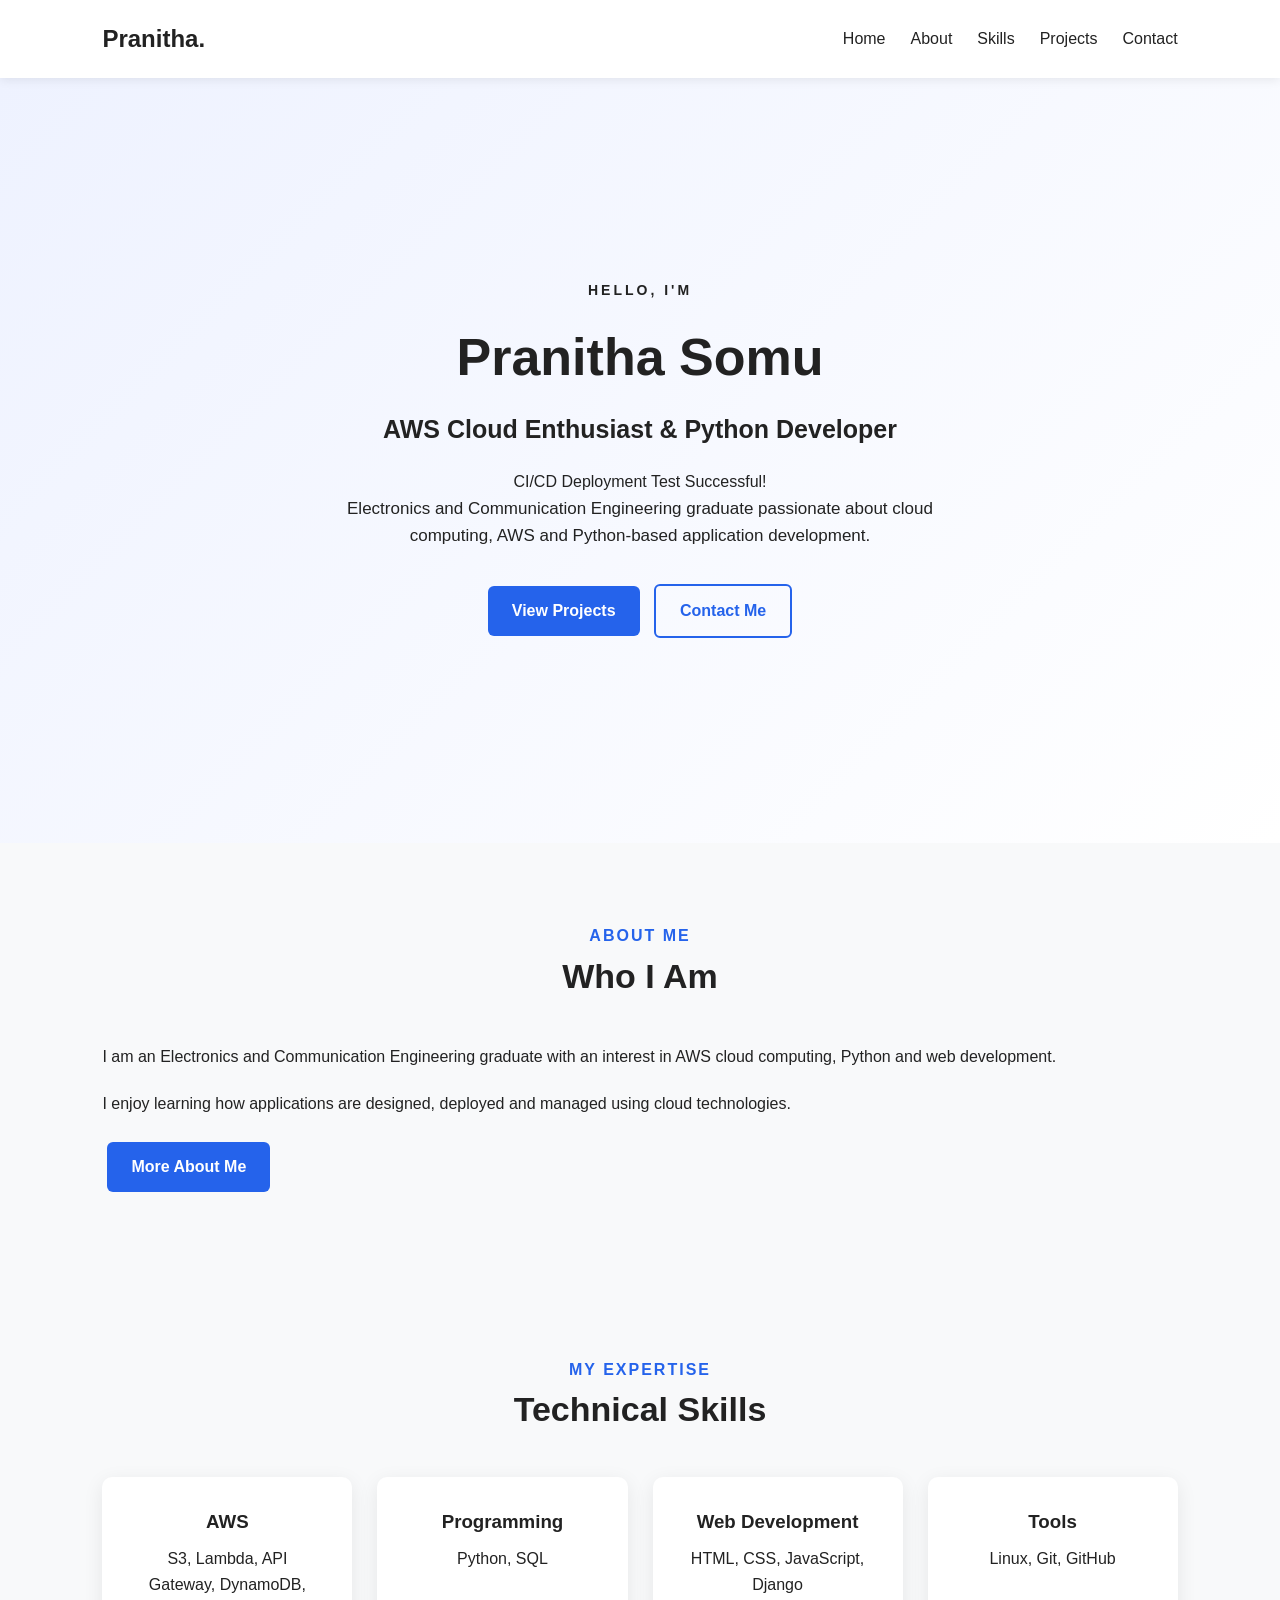
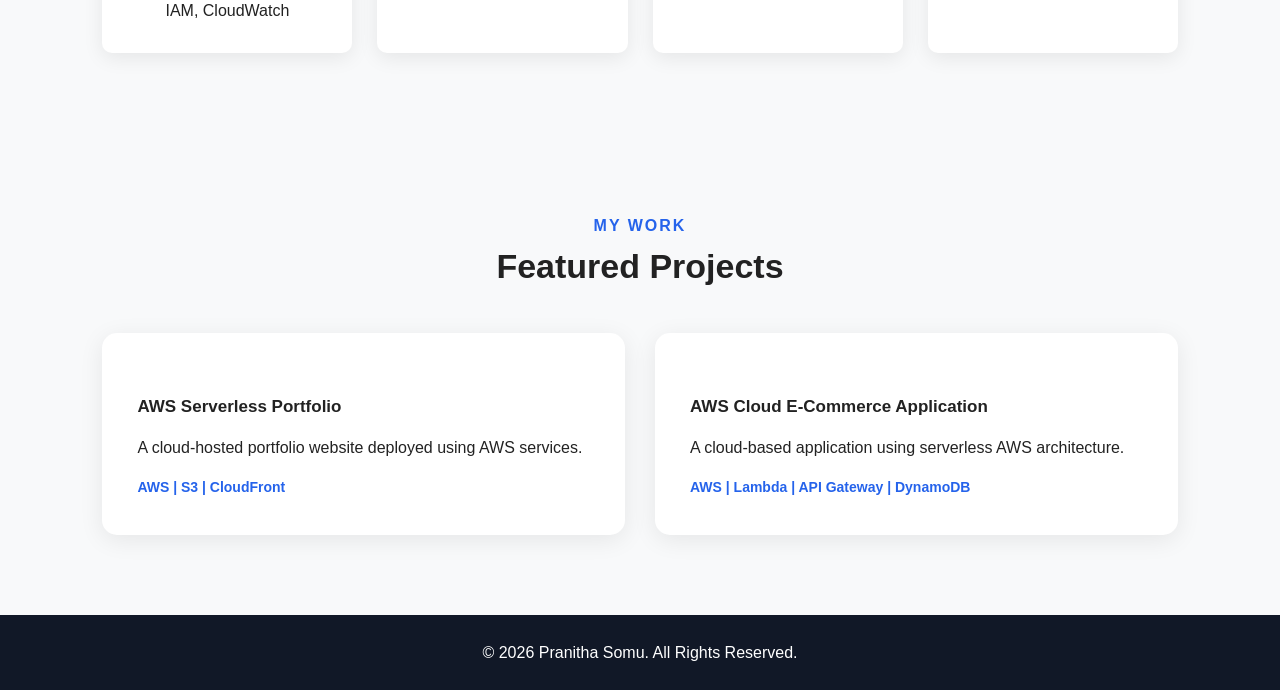
<file: index.html>
<!DOCTYPE html>
<html lang="en">

<head>
    <meta charset="UTF-8">

    <meta name="viewport"
          content="width=device-width, initial-scale=1.0">

    <title>Pranitha Somu | AWS Cloud Portfolio</title>

    <link rel="stylesheet" href="css/style.css">
</head>

<body>
<header>

    <nav class="navbar">

        <div class="logo">
            Pranitha.
        </div>

        <ul class="nav-links">

            <li>
                <a href="index.html">Home</a>
            </li>

            <li>
                <a href="about.html">About</a>
            </li>

            <li>
                <a href="skills.html">Skills</a>
            </li>

            <li>
                <a href="projects.html">Projects</a>
            </li>

            <li>
                <a href="contact.html">Contact</a>
            </li>

        </ul>

    </nav>

</header>
<section class="hero">

    <div class="hero-content">

        <p class="small-heading">
            HELLO, I'M
        </p>

        <h1>
            Pranitha Somu
        </h1>

        <h2>
            AWS Cloud Enthusiast & Python Developer
        </h2>
        <p id="deployment-status">
         CI/CD Deployment Test Successful!
        </p>
        <p class="hero-description">
            Electronics and Communication Engineering graduate
            passionate about cloud computing, AWS and Python-based
            application development.
        </p>

        <div class="hero-buttons">

            <a href="projects.html" class="btn primary-btn">
                View Projects
            </a>

            <a href="contact.html" class="btn secondary-btn">
                Contact Me
            </a>

        </div>

    </div>

</section>
<section class="about-preview">

    <div class="section-title">
        <p>ABOUT ME</p>
        <h2>Who I Am</h2>
    </div>

    <div class="about-content">

        <div class="about-text">

            <p>
                I am an Electronics and Communication Engineering
                graduate with an interest in AWS cloud computing,
                Python and web development.
            </p>

            <p>
                I enjoy learning how applications are designed,
                deployed and managed using cloud technologies.
            </p>

            <a href="about.html" class="btn primary-btn">
                More About Me
            </a>

        </div>

    </div>

</section>
<section class="skills-preview">

    <div class="section-title">

        <p>MY EXPERTISE</p>

        <h2>Technical Skills</h2>

    </div>

    <div class="skills-grid">

        <div class="skill-card">
            <h3>AWS</h3>
            <p>
                S3, Lambda, API Gateway, DynamoDB,
                IAM, CloudWatch
            </p>
        </div>

        <div class="skill-card">
            <h3>Programming</h3>
            <p>
                Python, SQL
            </p>
        </div>

        <div class="skill-card">
            <h3>Web Development</h3>
            <p>
                HTML, CSS, JavaScript, Django
            </p>
        </div>

        <div class="skill-card">
            <h3>Tools</h3>
            <p>
                Linux, Git, GitHub
            </p>
        </div>

    </div>

</section>
<section class="projects-preview">

    <div class="section-title">

        <p>MY WORK</p>

        <h2>Featured Projects</h2>

    </div>

    <div class="project-grid">

        <div class="project-card">

            <h3>
                AWS Serverless Portfolio
            </h3>

            <p>
                A cloud-hosted portfolio website
                deployed using AWS services.
            </p>

            <span>
                AWS | S3 | CloudFront
            </span>

        </div>


        <div class="project-card">

            <h3>
                AWS Cloud E-Commerce Application
            </h3>

            <p>
                A cloud-based application using
                serverless AWS architecture.
            </p>

            <span>
                AWS | Lambda | API Gateway | DynamoDB
            </span>

        </div>

    </div>

</section>
<footer>

    <p>
        © 2026 Pranitha Somu. All Rights Reserved.
    </p>

</footer>
</body>

</html>
</file>
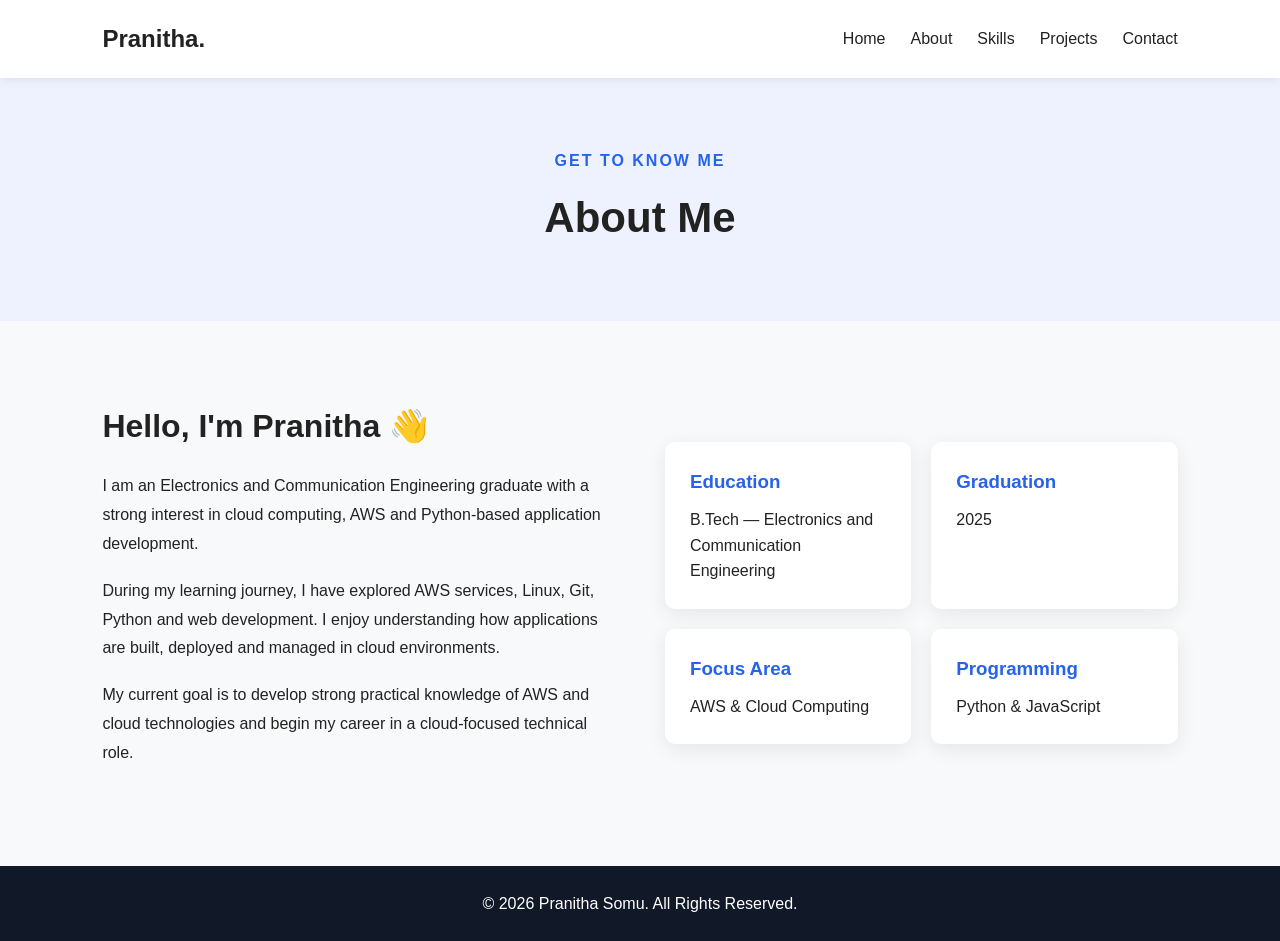
<file: about.html>
<!DOCTYPE html>
<html lang="en">

<head>

    <meta charset="UTF-8">

    <meta name="viewport"
          content="width=device-width, initial-scale=1.0">

    <title>About Me | Pranitha Somu</title>

    <link rel="stylesheet" href="css/style.css">

</head>

<body>

<header>

    <nav class="navbar">

        <div class="logo">
            Pranitha.
        </div>

        <ul class="nav-links">

            <li>
                <a href="index.html">Home</a>
            </li>

            <li>
                <a href="about.html">About</a>
            </li>

            <li>
                <a href="skills.html">Skills</a>
            </li>

            <li>
                <a href="projects.html">Projects</a>
            </li>

            <li>
                <a href="contact.html">Contact</a>
            </li>

        </ul>

    </nav>

</header>


<section class="page-header">

    <p>GET TO KNOW ME</p>

    <h1>About Me</h1>

</section>


<section class="about-page">

    <div class="about-text">

        <h2>Hello, I'm Pranitha 👋</h2>

        <p>
            I am an Electronics and Communication Engineering
            graduate with a strong interest in cloud computing,
            AWS and Python-based application development.
        </p>

        <p>
            During my learning journey, I have explored AWS
            services, Linux, Git, Python and web development.
            I enjoy understanding how applications are built,
            deployed and managed in cloud environments.
        </p>

        <p>
            My current goal is to develop strong practical
            knowledge of AWS and cloud technologies and begin
            my career in a cloud-focused technical role.
        </p>

    </div>


    <div class="about-details">

        <div class="detail-card">

            <h3>Education</h3>

            <p>
                B.Tech — Electronics and Communication Engineering
            </p>

        </div>


        <div class="detail-card">

            <h3>Graduation</h3>

            <p>
                2025
            </p>

        </div>


        <div class="detail-card">

            <h3>Focus Area</h3>

            <p>
                AWS & Cloud Computing
            </p>

        </div>


        <div class="detail-card">

            <h3>Programming</h3>

            <p>
                Python & JavaScript
            </p>

        </div>

    </div>

</section>


<footer>

    <p>
        © 2026 Pranitha Somu. All Rights Reserved.
    </p>

</footer>


</body>

</html>
</file>
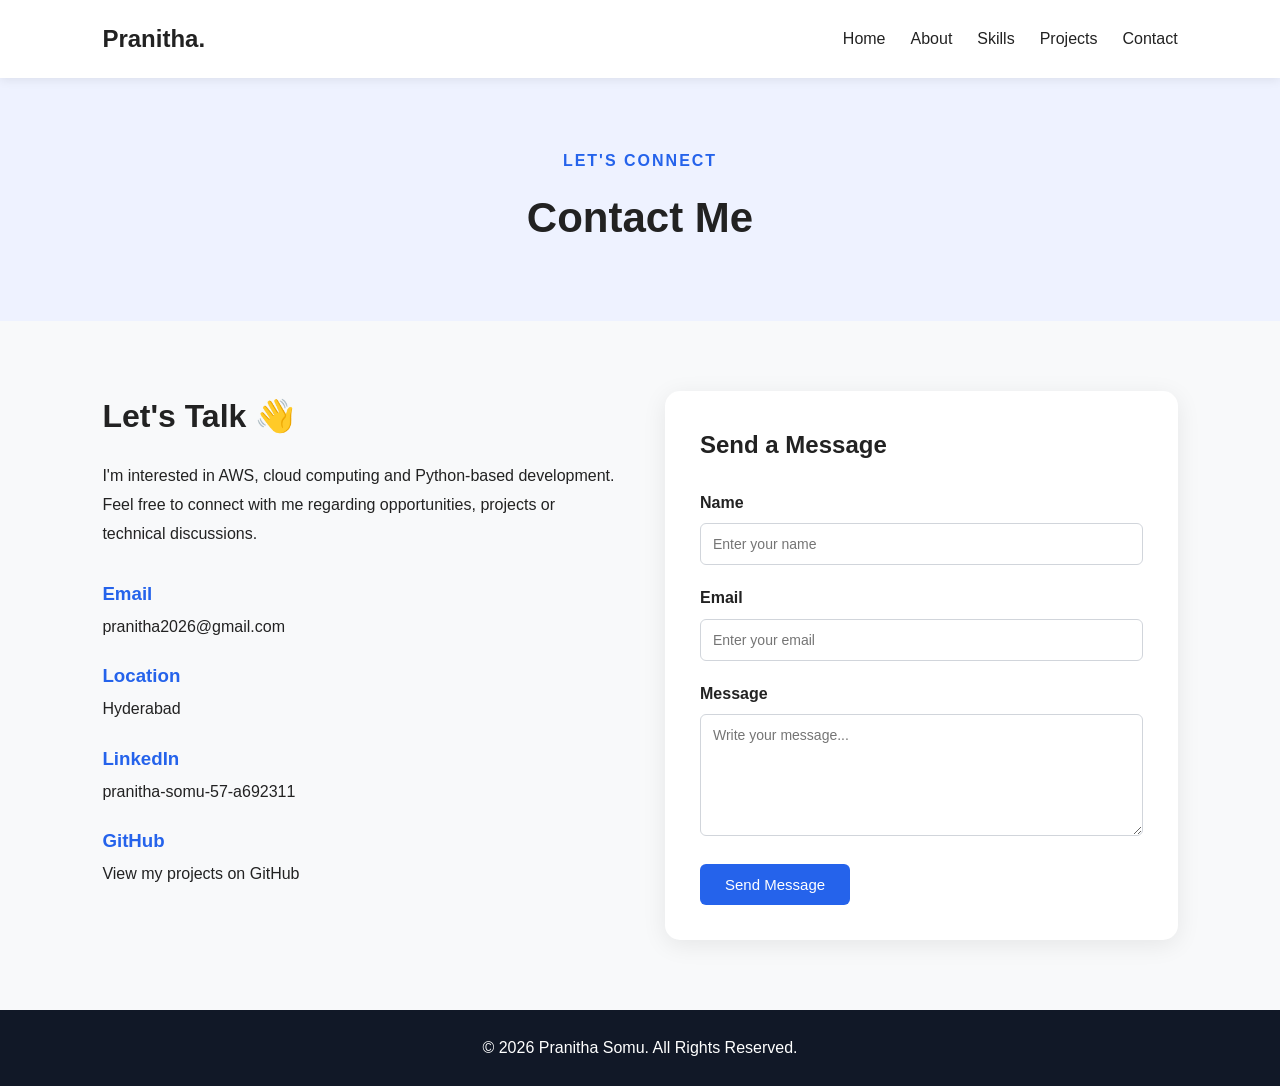
<file: contact.html>
<!DOCTYPE html>
<html lang="en">

<head>
    <meta charset="UTF-8">
    <meta name="viewport" content="width=device-width, initial-scale=1.0">

    <title>Contact | Pranitha Somu</title>

    <link rel="stylesheet" href="css/style.css">
</head>

<body>

    <!-- Navigation -->
    <header>
        <nav class="navbar">

            <div class="logo">
                Pranitha.
            </div>

            <ul class="nav-links">
                <li><a href="index.html">Home</a></li>
                <li><a href="about.html">About</a></li>
                <li><a href="skills.html">Skills</a></li>
                <li><a href="projects.html">Projects</a></li>
                <li><a href="contact.html">Contact</a></li>
            </ul>

        </nav>
    </header>


    <!-- Page Header -->
    <section class="page-header">

        <p>LET'S CONNECT</p>

        <h1>Contact Me</h1>

    </section>


    <!-- Contact Section -->
    <section class="contact-page">

        <div class="contact-info">

            <h2>Let's Talk 👋</h2>

            <p>
                I'm interested in AWS, cloud computing and
                Python-based development. Feel free to connect
                with me regarding opportunities, projects or
                technical discussions.
            </p>

            <div class="contact-item">
                <h3>Email</h3>
                <p>pranitha2026@gmail.com</p>
            </div>

            <div class="contact-item">
                <h3>Location</h3>
                <p>Hyderabad</p>
            </div>

            <div class="contact-item">
                <h3>LinkedIn</h3>
                <p>pranitha-somu-57-a692311</p>
            </div>

            <div class="contact-item">
                <h3>GitHub</h3>
                <p>View my projects on GitHub</p>
            </div>

        </div>


        <!-- Contact Form -->
        <div class="contact-form">

            <h2>Send a Message</h2>

            <form>

                <label for="name">Name</label>

                <input
                    type="text"
                    id="name"
                    name="name"
                    placeholder="Enter your name"
                    required
                >


                <label for="email">Email</label>

                <input
                    type="email"
                    id="email"
                    name="email"
                    placeholder="Enter your email"
                    required
                >


                <label for="message">Message</label>

                <textarea
                    id="message"
                    name="message"
                    rows="6"
                    placeholder="Write your message..."
                    required
                ></textarea>


                <button type="submit">
                    Send Message
                </button>

            </form>

        </div>

    </section>


    <!-- Footer -->
    <footer>

        <p>
            © 2026 Pranitha Somu. All Rights Reserved.
        </p>

    </footer>

</body>

</html>
</file>
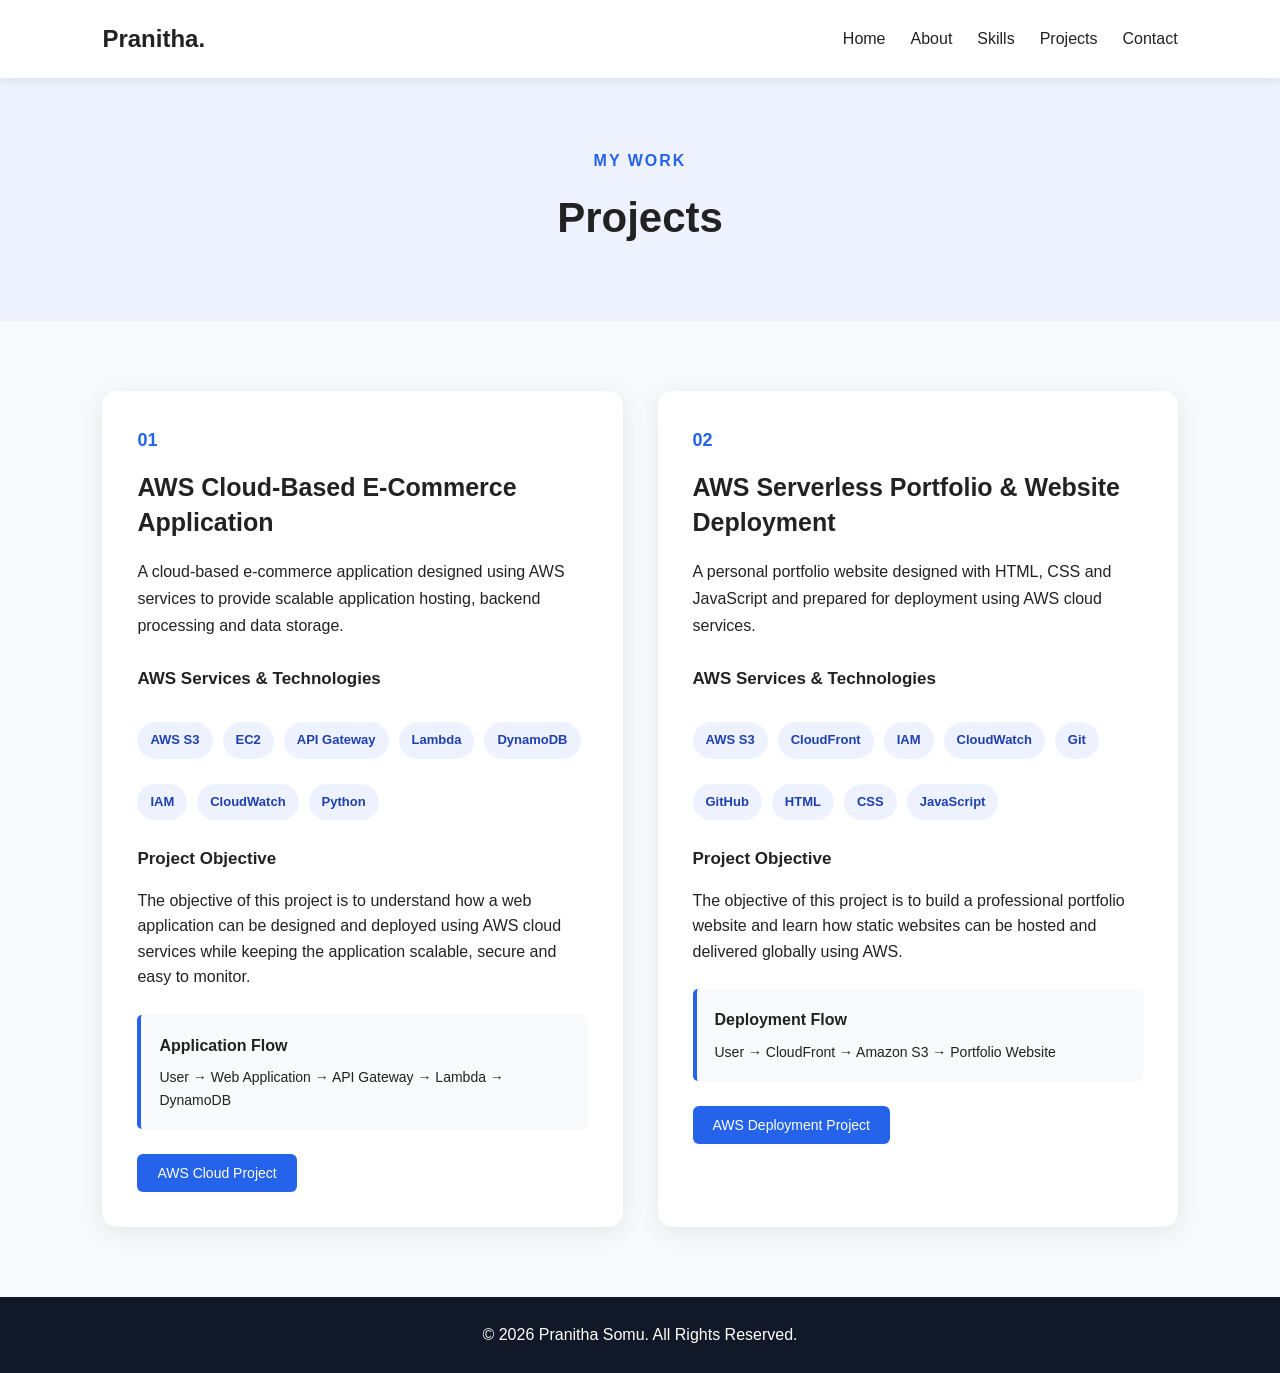
<file: projects.html>
<!DOCTYPE html>
<html lang="en">

<head>
    <meta charset="UTF-8">
    <meta name="viewport" content="width=device-width, initial-scale=1.0">

    <title>Projects | Pranitha Somu</title>

    <link rel="stylesheet" href="css/style.css">
</head>

<body>

    <!-- Navigation Bar -->
    <header>
        <nav class="navbar">

            <div class="logo">
                Pranitha.
            </div>

            <ul class="nav-links">
                <li><a href="index.html">Home</a></li>
                <li><a href="about.html">About</a></li>
                <li><a href="skills.html">Skills</a></li>
                <li><a href="projects.html">Projects</a></li>
                <li><a href="contact.html">Contact</a></li>
            </ul>

        </nav>
    </header>


    <!-- Page Header -->
    <section class="page-header">

        <p>MY WORK</p>

        <h1>Projects</h1>

    </section>


    <!-- Projects Section -->
    <section class="projects-page">

        <!-- Project 1 -->
        <div class="project-card">

            <div class="project-number">
                01
            </div>

            <h2>AWS Cloud-Based E-Commerce Application</h2>

            <p class="project-intro">
                A cloud-based e-commerce application designed using AWS
                services to provide scalable application hosting, backend
                processing and data storage.
            </p>

            <h3>AWS Services & Technologies</h3>

            <div class="project-tags">
                <span>AWS S3</span>
                <span>EC2</span>
                <span>API Gateway</span>
                <span>Lambda</span>
                <span>DynamoDB</span>
                <span>IAM</span>
                <span>CloudWatch</span>
                <span>Python</span>
            </div>

            <h3>Project Objective</h3>

            <p>
                The objective of this project is to understand how a web
                application can be designed and deployed using AWS cloud
                services while keeping the application scalable, secure
                and easy to monitor.
            </p>

            <div class="project-flow">

                <strong>Application Flow</strong>

                <p>
                    User → Web Application → API Gateway →
                    Lambda → DynamoDB
                </p>

            </div>

            <button class="project-btn">
                AWS Cloud Project
            </button>

        </div>


        <!-- Project 2 -->
        <div class="project-card">

            <div class="project-number">
                02
            </div>

            <h2>AWS Serverless Portfolio & Website Deployment</h2>

            <p class="project-intro">
                A personal portfolio website designed with HTML, CSS and
                JavaScript and prepared for deployment using AWS cloud
                services.
            </p>

            <h3>AWS Services & Technologies</h3>

            <div class="project-tags">
                <span>AWS S3</span>
                <span>CloudFront</span>
                <span>IAM</span>
                <span>CloudWatch</span>
                <span>Git</span>
                <span>GitHub</span>
                <span>HTML</span>
                <span>CSS</span>
                <span>JavaScript</span>
            </div>

            <h3>Project Objective</h3>

            <p>
                The objective of this project is to build a professional
                portfolio website and learn how static websites can be
                hosted and delivered globally using AWS.
            </p>

            <div class="project-flow">

                <strong>Deployment Flow</strong>

                <p>
                    User → CloudFront → Amazon S3 → Portfolio Website
                </p>

            </div>

            <button class="project-btn">
                AWS Deployment Project
            </button>

        </div>

    </section>


    <!-- Footer -->
    <footer>

        <p>
            © 2026 Pranitha Somu. All Rights Reserved.
        </p>

    </footer>

</body>

</html>
</file>
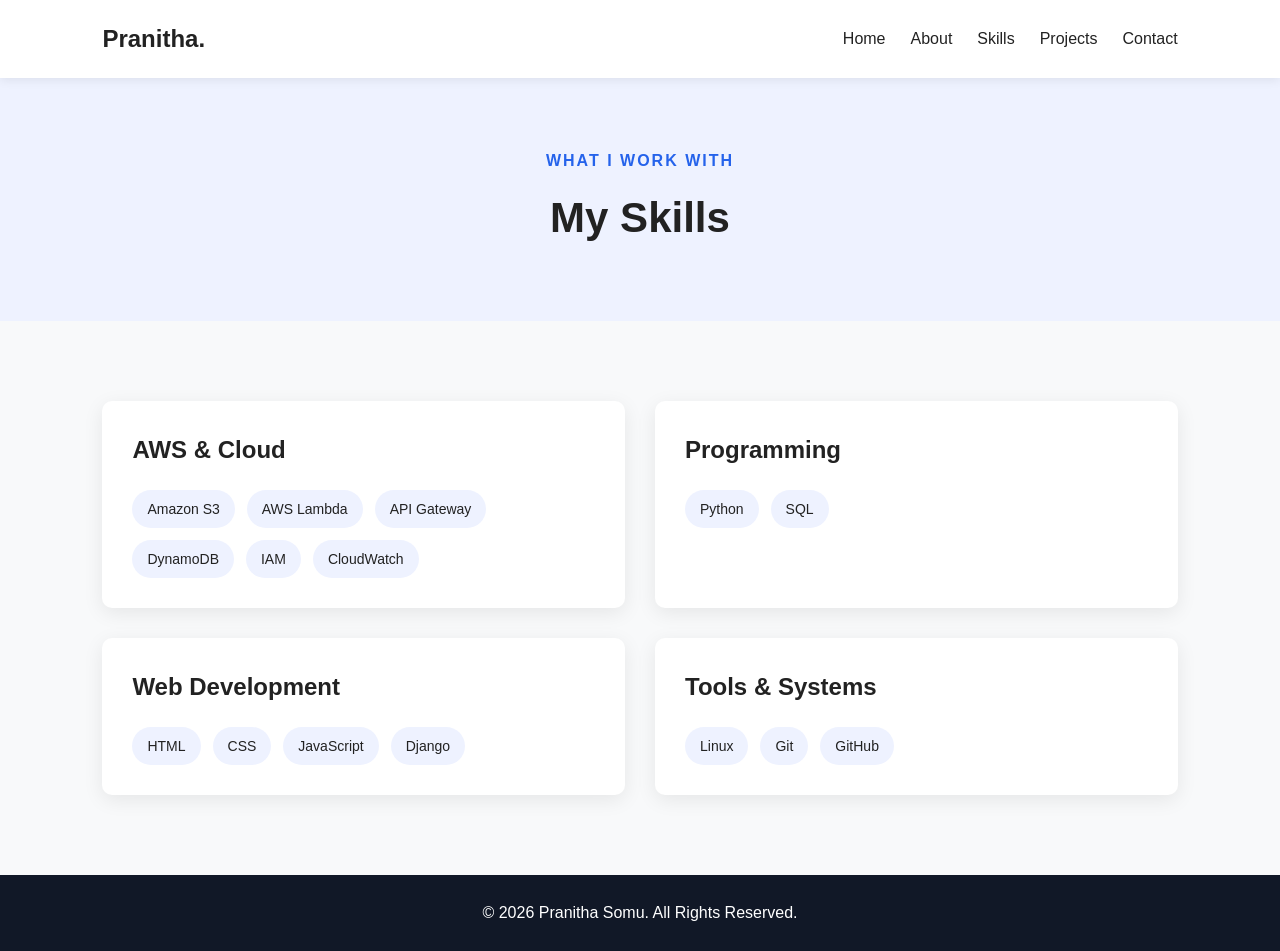
<file: skills.html>
<!DOCTYPE html>
<html lang="en">

<head>

    <meta charset="UTF-8">

    <meta name="viewport"
          content="width=device-width, initial-scale=1.0">

    <title>About Me | Pranitha Somu</title>

    <link rel="stylesheet" href="css/style.css">

</head>

<body>

<header>

    <nav class="navbar">

        <div class="logo">
            Pranitha.
        </div>

        <ul class="nav-links">

            <li>
                <a href="index.html">Home</a>
            </li>

            <li>
                <a href="about.html">About</a>
            </li>

            <li>
                <a href="skills.html">Skills</a>
            </li>

            <li>
                <a href="projects.html">Projects</a>
            </li>

            <li>
                <a href="contact.html">Contact</a>
            </li>

        </ul>

    </nav>

</header>


<section class="page-header">

    <p>WHAT I WORK WITH</p>

    <h1>My Skills</h1>

</section>


<section class="skills-page">

    <div class="skill-category">

        <h2>AWS & Cloud</h2>

        <div class="skill-list">

            <span>Amazon S3</span>
            <span>AWS Lambda</span>
            <span>API Gateway</span>
            <span>DynamoDB</span>
            <span>IAM</span>
            <span>CloudWatch</span>

        </div>

    </div>


    <div class="skill-category">

        <h2>Programming</h2>

        <div class="skill-list">

            <span>Python</span>
             <span>SQL</span>
              
            

        </div>

    </div>


    <div class="skill-category">

        <h2>Web Development</h2>

        <div class="skill-list">

            <span>HTML</span>
            <span>CSS</span>
            <span>JavaScript</span>
            <span>Django</span>
            

        </div>

    </div>


    <div class="skill-category">

        <h2>Tools & Systems</h2>

        <div class="skill-list">

            <span>Linux</span>
            <span>Git</span>
            <span>GitHub</span>

        </div>

    </div>

</section>


<footer>

    <p>
        © 2026 Pranitha Somu. All Rights Reserved.
    </p>

</footer>


</body>

</html>
</file>
<file: css/style.css>
* {
    margin: 0;
    padding: 0;
    box-sizing: border-box;
}
body {
    font-family: Arial, sans-serif;
    line-height: 1.6;
    background-color: #f8f9fa;
    color: #222;
}
.navbar {
    display: flex;
    justify-content: space-between;
    align-items: center;

    padding: 20px 8%;

    background-color: #ffffff;

    position: sticky;
    top: 0;

    z-index: 1000;

    box-shadow: 0 2px 10px rgba(0, 0, 0, 0.08);
}
.logo {
    font-size: 24px;
    font-weight: bold;
}
.nav-links {
    display: flex;
    list-style: none;
    gap: 25px;
}

.nav-links a {
    text-decoration: none;
    color: #222;
    font-weight: 500;
}

.nav-links a:hover {
    color: #2563eb;
}
.hero {
    min-height: 85vh;

    display: flex;

    align-items: center;

    justify-content: center;

    text-align: center;

    padding: 60px 8%;

    background:
        linear-gradient(
            135deg,
            #eef2ff,
            #ffffff
        );
}
.small-heading {
    font-size: 14px;
    letter-spacing: 3px;
    font-weight: bold;
    margin-bottom: 15px;
}

.hero h1 {
    font-size: 52px;
    margin-bottom: 10px;
}

.hero h2 {
    font-size: 25px;
    margin-bottom: 20px;
}

.hero-description {
    max-width: 650px;
    margin: auto;
    font-size: 17px;
}
.hero-buttons {
    margin-top: 30px;
}

.btn {
    display: inline-block;

    padding: 12px 24px;

    margin: 5px;

    text-decoration: none;

    border-radius: 6px;

    font-weight: bold;
}
.primary-btn {
    background-color: #2563eb;
    color: white;
}
.secondary-btn {
    border: 2px solid #2563eb;
    color: #2563eb;
}
section {
    padding: 80px 8%;
}

.section-title {
    text-align: center;
    margin-bottom: 40px;
}

.section-title p {
    color: #2563eb;
    font-weight: bold;
    letter-spacing: 2px;
}

.section-title h2 {
    font-size: 34px;
}
.skills-grid {
    display: grid;

    grid-template-columns:
        repeat(4, 1fr);

    gap: 25px;
}
.skill-card {
    background-color: white;

    padding: 30px;

    border-radius: 10px;

    text-align: center;

    box-shadow:
        0 5px 20px rgba(0, 0, 0, 0.08);
}

.skill-card h3 {
    margin-bottom: 10px;
}
.project-grid {
    display: grid;

    grid-template-columns:
        repeat(2, 1fr);

    gap: 30px;
}
.project-card {
    background-color: white;

    padding: 30px;

    border-radius: 10px;

    box-shadow:
        0 5px 20px rgba(0, 0, 0, 0.08);
}

.project-card h3 {
    margin-bottom: 15px;
}

.project-card span {
    display: inline-block;

    margin-top: 15px;

    font-size: 14px;

    font-weight: bold;

    color: #2563eb;
}
footer {
    text-align: center;

    padding: 25px;

    background-color: #111827;

    color: white;
}
@media (max-width: 768px) {

    .navbar {
        flex-direction: column;
        gap: 15px;
    }

    .nav-links {
        flex-wrap: wrap;
        justify-content: center;
        gap: 15px;
    }

    .hero h1 {
        font-size: 38px;
    }

    .hero h2 {
        font-size: 20px;
    }

    .skills-grid {
        grid-template-columns: 1fr;
    }

    .project-grid {
        grid-template-columns: 1fr;
    }

}
.page-header {
    text-align: center;
    padding: 70px 8%;
    background: #eef2ff;
}

.page-header p {
    color: #2563eb;
    font-weight: bold;
    letter-spacing: 2px;
    margin-bottom: 10px;
}

.page-header h1 {
    font-size: 42px;
}


.about-page {
    display: grid;
    grid-template-columns: 1fr 1fr;
    gap: 50px;
    align-items: center;
}

.about-text h2 {
    font-size: 32px;
    margin-bottom: 20px;
}

.about-text p {
    margin-bottom: 18px;
    line-height: 1.8;
}


.about-details {
    display: grid;
    grid-template-columns: 1fr 1fr;
    gap: 20px;
}


.detail-card {
    background: white;
    padding: 25px;

    border-radius: 10px;

    box-shadow:
        0 5px 20px rgba(0, 0, 0, 0.08);
}


.detail-card h3 {
    margin-bottom: 10px;
    color: #2563eb;
}
@media (max-width: 768px) {

    .about-page {
        grid-template-columns: 1fr;
    }

    .about-details {
        grid-template-columns: 1fr;
    }

    .page-header h1 {
        font-size: 34px;
    }

}
.skills-page {
    display: grid;
    grid-template-columns: 1fr 1fr;
    gap: 30px;
}


.skill-category {
    background: white;
    padding: 30px;

    border-radius: 10px;

    box-shadow:
        0 5px 20px rgba(0, 0, 0, 0.08);
}


.skill-category h2 {
    margin-bottom: 20px;
}


.skill-list {
    display: flex;
    flex-wrap: wrap;
    gap: 12px;
}


.skill-list span {
    padding: 8px 15px;

    background: #eef2ff;

    border-radius: 20px;

    font-size: 14px;
}


@media (max-width: 768px) {

    .skills-page {
        grid-template-columns: 1fr;
    }

}
/* ============================= */
/* PROJECTS PAGE */
/* ============================= */

.projects-page {
    display: grid;
    grid-template-columns: repeat(2, 1fr);
    gap: 35px;
    padding: 70px 8%;
}


/* Project Card */

.project-card {
    background: white;
    padding: 35px;
    border-radius: 15px;
    box-shadow: 0 5px 25px rgba(0, 0, 0, 0.08);

    transition: transform 0.3s ease, box-shadow 0.3s ease;
}


/* Hover Effect */

.project-card:hover {
    transform: translateY(-8px);
    box-shadow: 0 10px 30px rgba(0, 0, 0, 0.12);
}


/* Project Number */

.project-number {
    font-size: 18px;
    font-weight: bold;
    color: #2563eb;
    margin-bottom: 15px;
}


/* Project Title */

.project-card h2 {
    font-size: 25px;
    margin-bottom: 18px;
    line-height: 1.4;
}


/* Project Description */

.project-intro {
    line-height: 1.7;
    margin-bottom: 25px;
}


/* Small Headings */

.project-card h3 {
    font-size: 17px;
    margin-top: 25px;
    margin-bottom: 15px;
}


/* Technology Tags */

.project-tags {
    display: flex;
    flex-wrap: wrap;
    gap: 10px;
}


.project-tags span {
    background: #eef2ff;
    color: #1e40af;

    padding: 8px 13px;

    border-radius: 20px;

    font-size: 13px;
}


/* Project Flow */

.project-flow {
    background: #f8fafc;

    padding: 18px;

    border-left: 4px solid #2563eb;

    margin-top: 25px;

    border-radius: 5px;
}


.project-flow strong {
    display: block;
    margin-bottom: 8px;
}


.project-flow p {
    font-size: 14px;
    line-height: 1.6;
}


/* Project Button */

.project-btn {
    margin-top: 25px;

    padding: 11px 20px;

    border: none;

    border-radius: 6px;

    background: #2563eb;

    color: white;

    font-size: 14px;

    cursor: pointer;
}


/* Mobile Responsive */

@media (max-width: 768px) {

    .projects-page {
        grid-template-columns: 1fr;
        padding: 50px 5%;
    }

    .project-card {
        padding: 25px;
    }

    .project-card h2 {
        font-size: 22px;
    }

}
/* ============================= */
/* CONTACT PAGE */
/* ============================= */

.contact-page {
    display: grid;
    grid-template-columns: 1fr 1fr;
    gap: 50px;

    padding: 70px 8%;
}


/* Contact Information */

.contact-info h2 {
    font-size: 32px;
    margin-bottom: 20px;
}

.contact-info > p {
    line-height: 1.8;
    margin-bottom: 30px;
}


/* Contact Items */

.contact-item {
    margin-bottom: 22px;
}

.contact-item h3 {
    color: #2563eb;
    margin-bottom: 5px;
}

.contact-item p {
    line-height: 1.6;
}


/* Contact Form */

.contact-form {
    background: white;

    padding: 35px;

    border-radius: 15px;

    box-shadow: 0 5px 25px rgba(0, 0, 0, 0.08);
}

.contact-form h2 {
    margin-bottom: 25px;
}


/* Form Labels */

.contact-form label {
    display: block;

    margin-bottom: 8px;

    font-weight: bold;
}


/* Inputs */

.contact-form input,
.contact-form textarea {
    width: 100%;

    padding: 12px;

    margin-bottom: 20px;

    border: 1px solid #d1d5db;

    border-radius: 6px;

    font-family: inherit;

    font-size: 14px;

    box-sizing: border-box;
}


/* Focus */

.contact-form input:focus,
.contact-form textarea:focus {
    outline: none;

    border-color: #2563eb;
}


/* Submit Button */

.contact-form button {
    padding: 12px 25px;

    background: #2563eb;

    color: white;

    border: none;

    border-radius: 6px;

    cursor: pointer;

    font-size: 15px;
}

.contact-form button:hover {
    background: #1d4ed8;
}


/* Mobile */

@media (max-width: 768px) {

    .contact-page {
        grid-template-columns: 1fr;

        padding: 50px 5%;
    }

}
</file>
